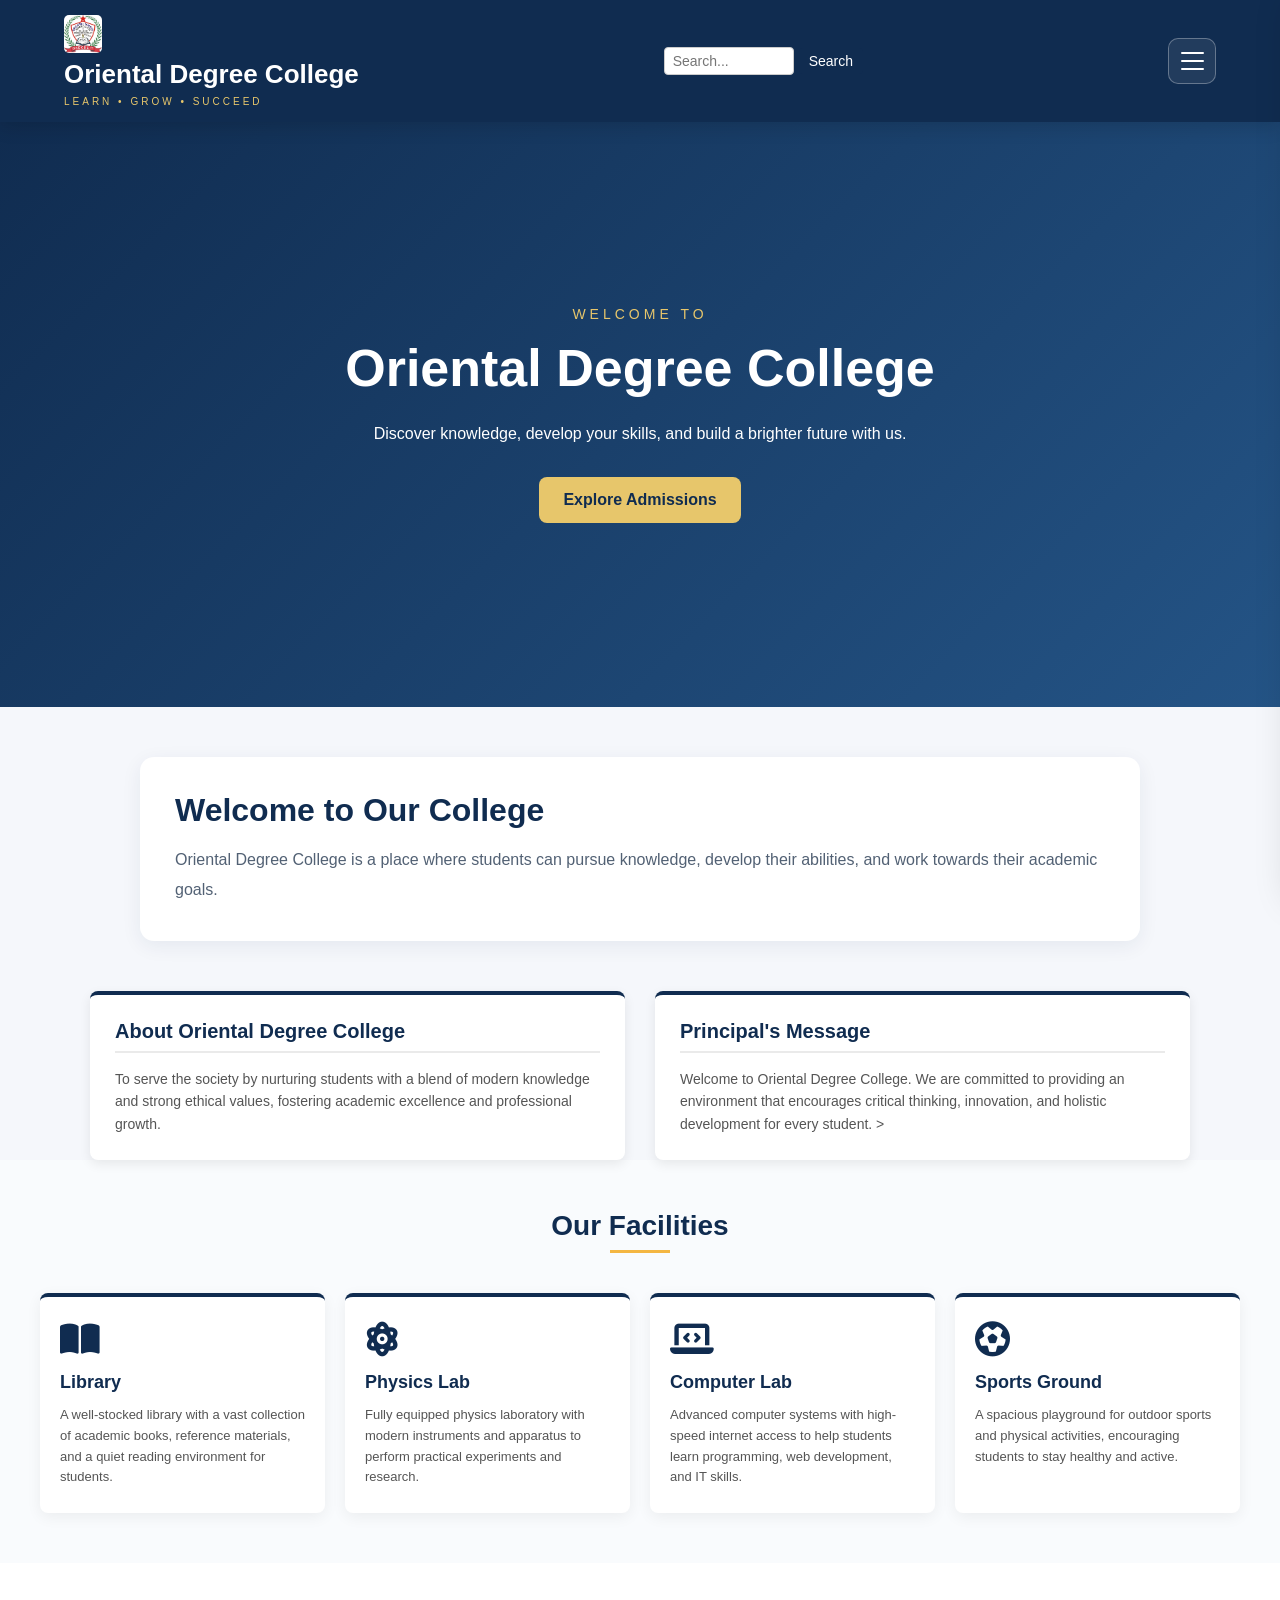
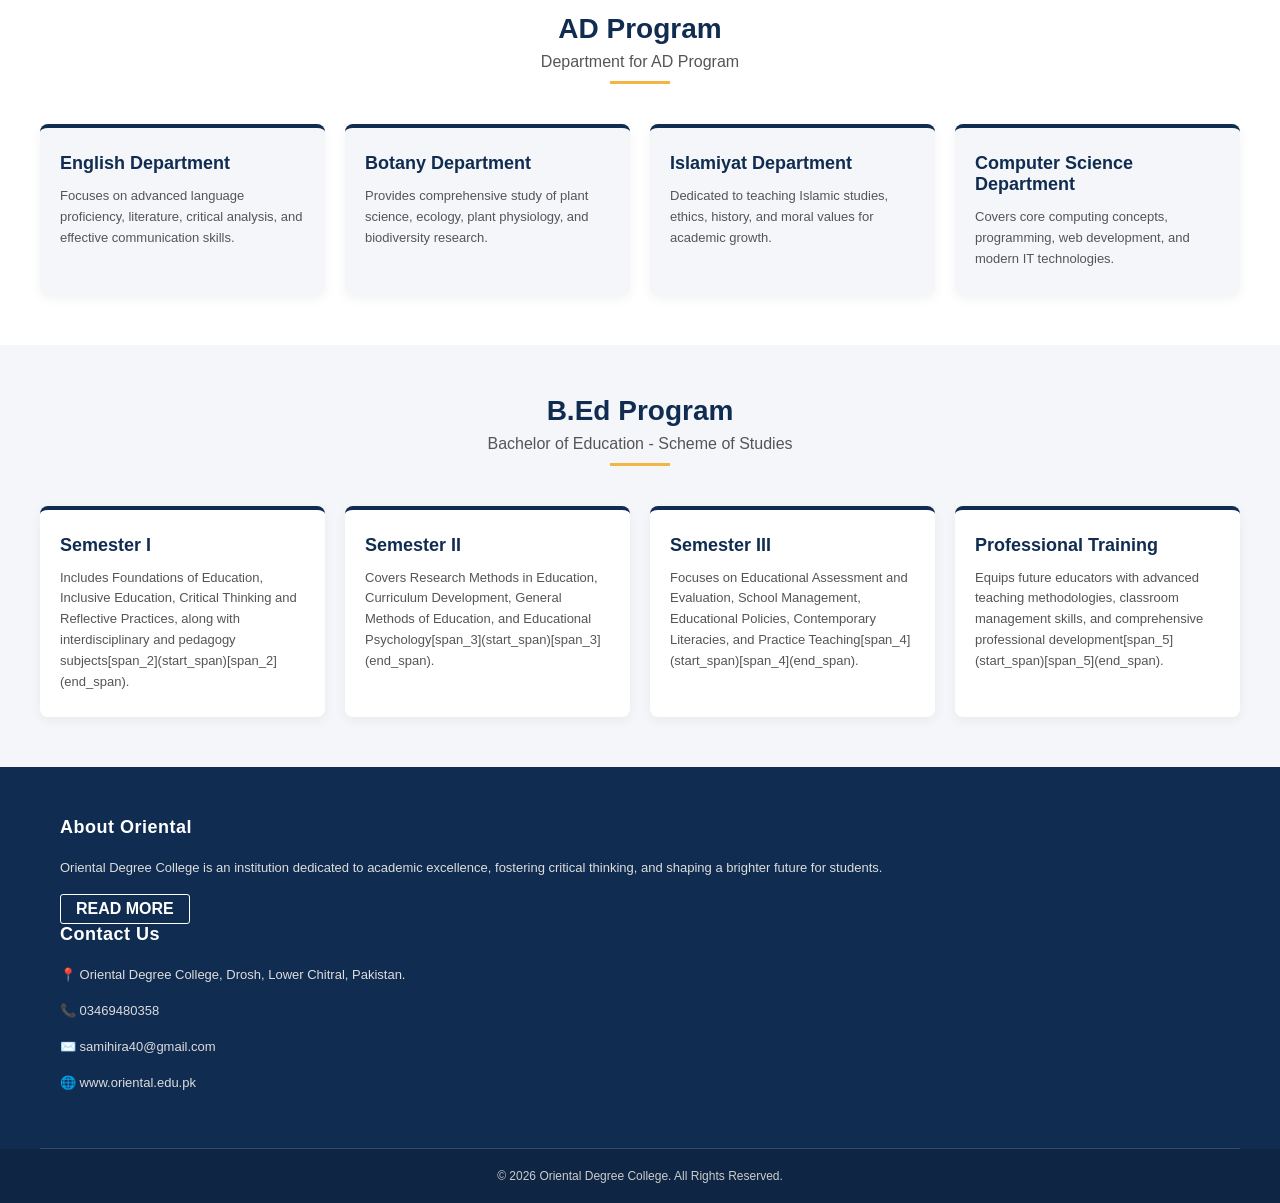
<file: Templates/index.html>
<!DOCTYPE html>
<html lang="en">

<head>
  <meta charset="UTF-8">
  <meta name="viewport" content="width=device-width, initial-scale=1.0">

  <title>Oriental Degree College</title>

  <link rel="stylesheet" href="style.css">
  <script src="script.js" defer></script>
  <link rel="stylesheet" href="https://cdnjs.cloudflare.com/ajax/libs/font-awesome/6.4.0/css/all.min.css">

</head>

<body>

<a href="about.html"></a>
<a href="courses.html"></a>
<a href="admissions.html"></a>
<a href="faculty.html"></a>
<a href="results.html"></a>
<a href="gallery.html"></a>
<a href="contact.html"></a>


  <!-- Top Navigation Bar -->
  <header class="navbar">
    <a href="index.html" class="logo">
      <img src="college picture.jpg" alt="Logo"
        style="width: 38px; height: 38px; margin-right: 8px;border-radius: 5px;">
      <span class="logo-title">Oriental Degree College</span>
      <span class="logo-subtitle">LEARN • GROW • SUCCEED</span>
    </a>

    <!-- Search Bar HTML -->
    
    <form id="search-form" style="display: inline-flex; align-items: center; gap: 5px; max-width: 100%;">
  <input type="text" id="search-input" placeholder="Search..." style="padding: 5px 8px; border-radius: 4px; border: 1px solid #ccc; width: 130px; font-size: 14px;">
  <button type="submit" style="padding: 5px 10px; background: #102c50; color: #fff; border: none; border-radius: 4px; cursor: pointer; font-size: 14px;">Search</button>
</form>
    <!-- Three-line menu button -->
    <button class="menu-toggle" id="menuToggle" type="button" aria-label="Open menu" aria-controls="sideMenu"
      aria-expanded="false">

      <span></span>
      <span></span>
      <span></span>
    </button>

  </header>

  <!-- Background overlay -->
  <div class="overlay" id="overlay"></div>

  <!-- Side Menu -->
  <nav class="side-menu" id="sideMenu" aria-label="Main navigation" aria-hidden="true" inert>
    <div class="menu-header">
      <h2>Welcome!</h2>
      <p>ORIENTAL DEGREE COLLEGE</p>
    </div>

    <a href="index.html"><span>⌂</span> Home</a>
    <a href="about.html"><span>✦</span> About Us</a>
    <a href="courses.html"><span>▤</span> Our Courses</a>
    <a href="admissions.html"><span>🎓</span> Admissions</a>
    <a href="faculty.html"><span>♙</span> Our Faculty</a>
    <a href="results.html"><span>✓</span> Results</a>
    <a href="gallery.html"><span>▧</span> Gallery</a>
    <a href="contact.html"><span>✉</span> Contact Us</a>

    <div class="menu-footer">
      Quality Education, Bright Future.
    </div>
  </nav>

  <!-- Main Website Content -->
  <main>
    <section class="hero">
      <p class="welcome-text">WELCOME TO</p>

      <h1>Oriental Degree College</h1>

      <p class="hero-description">
        Discover knowledge, develop your skills,
        and build a brighter future with us.
      </p>

      <a href="admissions.html" class="hero-button">
        Explore Admissions
      </a>
    </section>


    <section class="about-section">
      <h2>Welcome to Our College</h2>

      <p>
        Oriental Degree College is a place where students
        can pursue knowledge, develop their abilities,
        and work towards their academic goals.
      </p>
    </section>
  </main>
  </main>
  


  <!-- College Info Cards Section -->
  <section class="college-info-section">
    <div class="info-container">

      <!-- Pehla Dabba: About College -->
      <div class="info-card">
        <h2>About Oriental Degree College</h2>
        <p>To serve the society by nurturing students with a blend of modern knowledge and strong ethical values,
          fostering academic excellence and professional growth.</p>
      </div>

      <!-- Doosra Dabba: Principal's Message -->
      <div class="info-card">
        <h2>Principal's Message</h2>
        <p>Welcome to Oriental Degree College. We are committed to providing an environment that encourages critical
          thinking, innovation, and holistic development for every student. ></p>
      </div>

    </div>
  </section>

  <!-- Our Facilities Section -->
  <section class="facilities-section">
    <div class="facilities-main-container">

      <!-- Section Heading -->
      <h2 class="facilities-title">Our Facilities</h2>

      <!-- 4 Boxes Container -->
      <div class="facilities-grid">

        <!-- Box 1: Library -->
         <!-- Box 1: Library -->

<!-- Box 1: Library -->
<a href="library.jpeg" target="_blank" class="facility-card" style="text-decoration: none; color: inherit; display: block;">
  <i class="fa-solid fa-book-open facility-icon"></i>
  <h3>Library</h3>
  <p>A well-stocked library with a vast collection of academic books, reference materials, and a quiet reading environment for students.</p>
</a>
        <!-- Box 2: Physics Lab -->
<a href="physics-lab.jpeg" target="_blank" class="facility-card" style="text-decoration: none; color: inherit; display: block;">
  <i class="fa-solid fa-atom facility-icon"></i>
  <h3>Physics Lab</h3>
  <p>Fully equipped physics laboratory with modern instruments and apparatus to perform practical experiments and research.</p>
</a>

       <!-- Box 3: Computer Lab -->
<a href="computer-lab.jpeg" target="_blank" class="facility-card" style="text-decoration: none; color: inherit; display: block;">
  <i class="fa-solid fa-laptop-code facility-icon"></i>
  <h3>Computer Lab</h3>
  <p>Advanced computer systems with high-speed internet access to help students learn programming, web development, and IT skills.</p>
</a>

    <!-- Box 4: Sports Ground -->
<a href="play-ground.jpeg" target="_blank" class="facility-card" style="text-decoration: none; color: inherit; display: block;">
  <i class="fa-solid fa-futbol facility-icon"></i>
  <h3>Sports Ground</h3>
  <p>A spacious playground for outdoor sports and physical activities, encouraging students to stay healthy and active.</p>
</a>
      </div>
    </div>
  </section>
  <!-- AD Programs Section -->
  <section class="ad-programs-section">
    <div class="ad-main-container">

      <!-- Main Center Heading -->
      <h2 class="ad-main-title">AD Program</h2>
      <p class="ad-subtitle">Department for AD Program</p>

      <!-- 4 Department Boxes Grid -->
      <div class="ad-grid">

        <!-- Box 1: English Department -->
        <div class="ad-card">
          <h3>English Department</h3>
          <p>Focuses on advanced language proficiency, literature, critical analysis, and effective communication
            skills.</p>
        </div>

        <!-- Box 2: Botany Department -->
        <div class="ad-card">
          <h3>Botany Department</h3>
          <p>Provides comprehensive study of plant science, ecology, plant physiology, and biodiversity research.</p>
        </div>

        <!-- Box 3: Islamiyat Department -->
        <div class="ad-card">
          <h3>Islamiyat Department</h3>
          <p>Dedicated to teaching Islamic studies, ethics, history, and moral values for academic growth.</p>
        </div>

        <!-- Box 4: Computer Science Department -->
        <div class="ad-card">
          <h3>Computer Science Department</h3>
          <p>Covers core computing concepts, programming, web development, and modern IT technologies.</p>
        </div>

      </div>
    </div>
  </section>
  <!-- B.Ed Program Section -->
  <section class="bed-programs-section">
    <div class="bed-main-container">

      <!-- Main Center Heading -->
      <h2 class="bed-main-title">B.Ed Program</h2>
      <p class="bed-subtitle">Bachelor of Education - Scheme of Studies</p>

      <!-- 4 Boxes Grid Layout -->
      <div class="bed-grid">

        <!-- Box 1: Semester I -->
        <div class="bed-card">
          <h3>Semester I</h3>
          <p>Includes Foundations of Education, Inclusive Education, Critical Thinking and Reflective Practices, along
            with interdisciplinary and pedagogy subjects[span_2](start_span)[span_2](end_span).</p>
        </div>

        <!-- Box 2: Semester II -->
        <div class="bed-card">
          <h3>Semester II</h3>
          <p>Covers Research Methods in Education, Curriculum Development, General Methods of Education, and Educational
            Psychology[span_3](start_span)[span_3](end_span).</p>
        </div>

        <!-- Box 3: Semester III -->
        <div class="bed-card">
          <h3>Semester III</h3>
          <p>Focuses on Educational Assessment and Evaluation, School Management, Educational Policies, Contemporary
            Literacies, and Practice Teaching[span_4](start_span)[span_4](end_span).</p>
        </div>

        <!-- Box 4: Professional Training -->
        <div class="bed-card">
          <h3>Professional Training</h3>
          <p>Equips future educators with advanced teaching methodologies, classroom management skills, and
            comprehensive professional development[span_5](start_span)[span_5](end_span).</p>
        </div>

      </div>
    </div>
  </section>

  <!-- Multi-Column Professional Footer -->
  <footer class="footer">
    <div class="footer-container">

      <!-- Column 1: About College -->
      <div class="footer-col">
        <h3>About Oriental</h3>
        <p>Oriental Degree College is an institution dedicated to academic excellence, fostering critical thinking, and
          shaping a brighter future for students.</p> 
<a href="about.html" style="display: inline-block; padding: 5px 15px; border: 1px solid #fff; color: #fff; text-decoration: none; border-radius: 3px; font-weight: bold;">READ MORE</a>
        

        <!-- Column 4: Contact Us -->
        <div class="footer-col">
          <h3>Contact Us</h3>
          <p class="contact-info">📍 Oriental Degree College, Drosh, Lower Chitral, Pakistan.</p>
          <p class="contact-info">📞 03469480358</p>
          <p class="contact-info">✉️ samihira40@gmail.com</p>
          <p class="contact-info">🌐 www.oriental.edu.pk</p>
        </div>
       
        </div>
      </div>


    </div>


    <!-- Bottom Copyright Bar -->
    <div class="footer-bottom">
      <p>&copy; 2026 Oriental Degree College. All Rights Reserved.</p>
    </div>
  </footer>


</body>

</html>
</file>
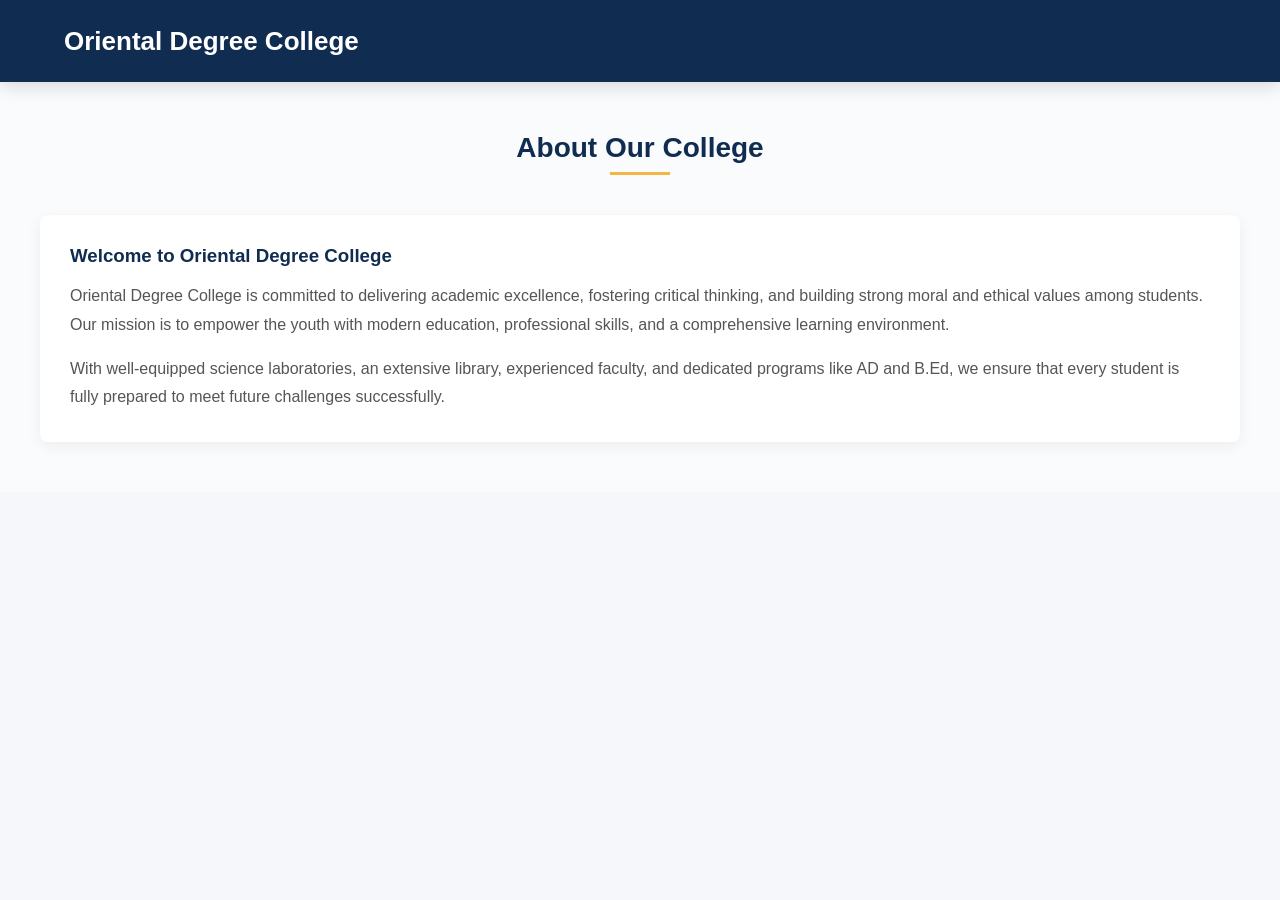
<file: Templates/about.html>
<!DOCTYPE html>
<html lang="en">
<head>
  <meta charset="UTF-8">
  <meta name="viewport" content="width=device-width, initial-scale=1.0">
  <title>About Us - Oriental Degree College</title>
  <link rel="stylesheet" href="style.css">
</head>
<body>

  <!-- Header / Navbar -->
  <header class="navbar">
    <a href="index.html" class="logo">
      <span class="logo-title">Oriental Degree College</span>
    </a>
  </header>

  <!-- About Us Content Section -->
  <section class="facilities-section">
    <div class="facilities-main-container">
      <h2 class="facilities-title">About Our College</h2>
      <div style="background: #fff; padding: 30px; border-radius: 8px; box-shadow: 0 4px 15px rgba(0,0,0,0.06); margin-top: 20px;">
        <h3 style="color: #102c50; margin-bottom: 15px;">Welcome to Oriental Degree College</h3>
        <p style="color: #555; line-height: 1.8; margin-bottom: 15px;">
          Oriental Degree College is committed to delivering academic excellence, fostering critical thinking, and building strong moral and ethical values among students. Our mission is to empower the youth with modern education, professional skills, and a comprehensive learning environment.
        </p>
        <p style="color: #555; line-height: 1.8;">
          With well-equipped science laboratories, an extensive library, experienced faculty, and dedicated programs like AD and B.Ed, we ensure that every student is fully prepared to meet future challenges successfully.
        </p>
      </div>
    </div>
  </section>

</body>
</html>
</file>
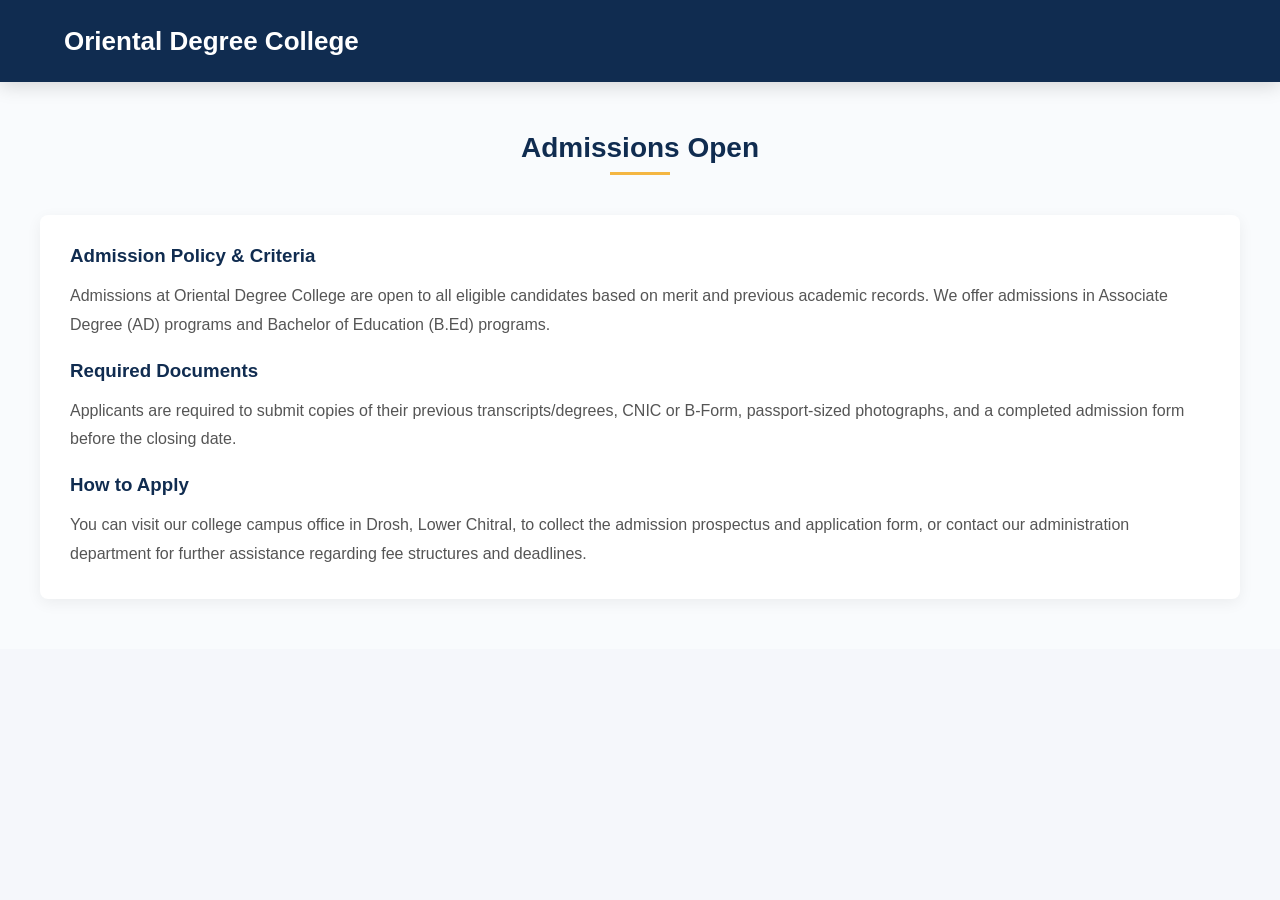
<file: Templates/admissions.html>
<!DOCTYPE html>
<html lang="en">
<head>
  <meta charset="UTF-8">
  <meta name="viewport" content="width=device-width, initial-scale=1.0">
  <title>Admissions - Oriental Degree College</title>
  <link rel="stylesheet" href="style.css">
</head>
<body>

  <!-- Header / Navbar -->
  <header class="navbar">
    <a href="index.html" class="logo">
      <span class="logo-title">Oriental Degree College</span>
    </a>
  </header>

  <!-- Admissions Content Section -->
  <section class="facilities-section">
    <div class="facilities-main-container">
      <h2 class="facilities-title">Admissions Open</h2>
      
      <div style="background: #fff; padding: 30px; border-radius: 8px; box-shadow: 0 4px 15px rgba(0,0,0,0.06); margin-top: 20px;">
        <h3 style="color: #102c50; margin-bottom: 15px;">Admission Policy & Criteria</h3>
        <p style="color: #555; line-height: 1.8; margin-bottom: 20px;">
          Admissions at Oriental Degree College are open to all eligible candidates based on merit and previous academic records. We offer admissions in Associate Degree (AD) programs and Bachelor of Education (B.Ed) programs.
        </p>

        <h3 style="color: #102c50; margin-bottom: 15px;">Required Documents</h3>
        <p style="color: #555; line-height: 1.8; margin-bottom: 20px;">
          Applicants are required to submit copies of their previous transcripts/degrees, CNIC or B-Form, passport-sized photographs, and a completed admission form before the closing date.
        </p>

        <h3 style="color: #102c50; margin-bottom: 15px;">How to Apply</h3>
        <p style="color: #555; line-height: 1.8;">
          You can visit our college campus office in Drosh, Lower Chitral, to collect the admission prospectus and application form, or contact our administration department for further assistance regarding fee structures and deadlines.
        </p>
      </div>
    </div>
  </section>

</body>
</html>
</file>
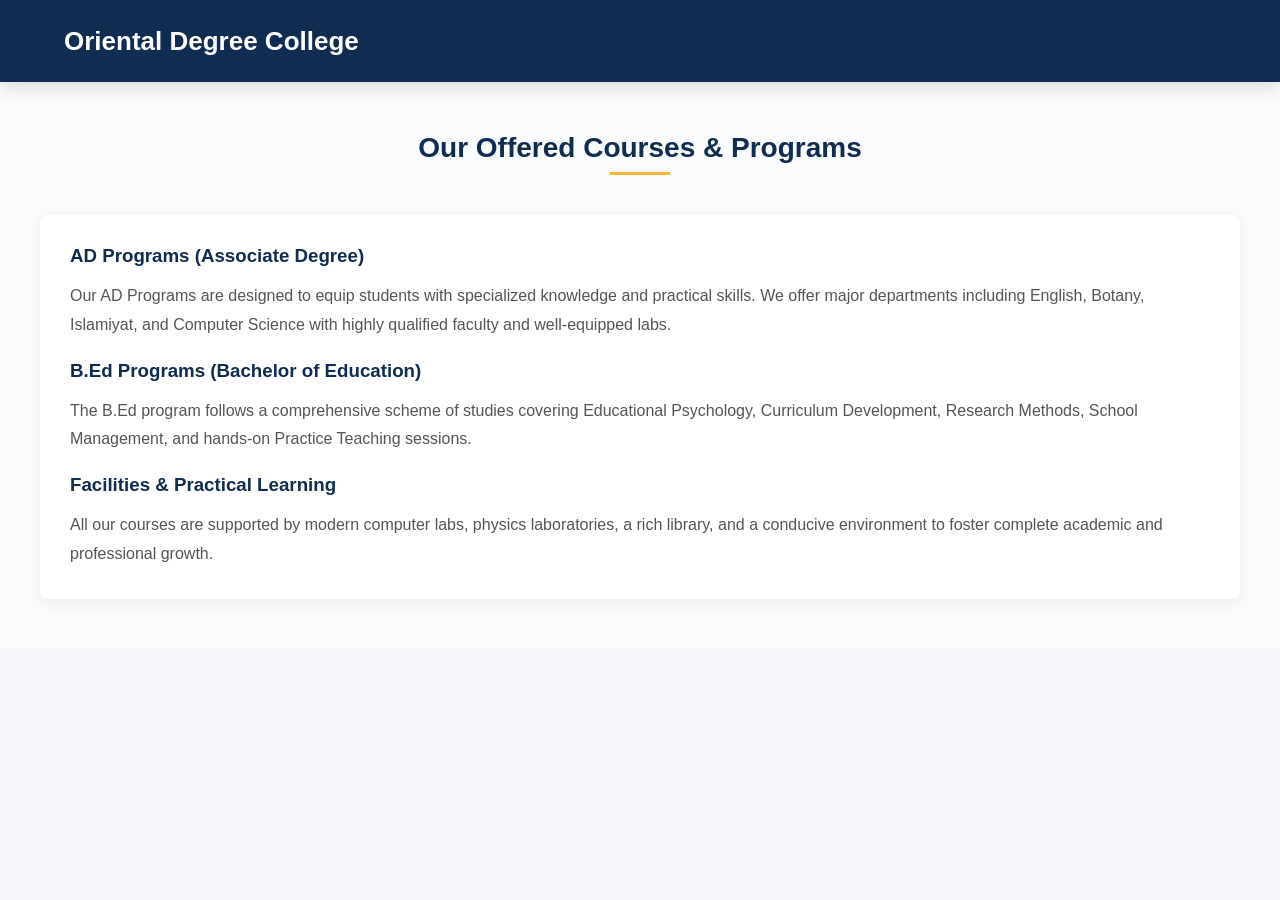
<file: Templates/courses.html>
<!DOCTYPE html>
<html lang="en">
<head>
  <meta charset="UTF-8">
  <meta name="viewport" content="width=device-width, initial-scale=1.0">
  <title>Our Courses - Oriental Degree College</title>
  <link rel="stylesheet" href="style.css">
</head>
<body>

  <!-- Header / Navbar -->
  <header class="navbar">
    <a href="index.html" class="logo">
      <span class="logo-title">Oriental Degree College</span>
    </a>
  </header>

  <!-- Courses Content Section -->
  <section class="facilities-section">
    <div class="facilities-main-container">
      <h2 class="facilities-title">Our Offered Courses & Programs</h2>
      
      <div style="background: #fff; padding: 30px; border-radius: 8px; box-shadow: 0 4px 15px rgba(0,0,0,0.06); margin-top: 20px;">
        <h3 style="color: #102c50; margin-bottom: 15px;">AD Programs (Associate Degree)</h3>
        <p style="color: #555; line-height: 1.8; margin-bottom: 20px;">
          Our AD Programs are designed to equip students with specialized knowledge and practical skills. We offer major departments including English, Botany, Islamiyat, and Computer Science with highly qualified faculty and well-equipped labs.
        </p>

        <h3 style="color: #102c50; margin-bottom: 15px;">B.Ed Programs (Bachelor of Education)</h3>
        <p style="color: #555; line-height: 1.8; margin-bottom: 20px;">
          The B.Ed program follows a comprehensive scheme of studies covering Educational Psychology, Curriculum Development, Research Methods, School Management, and hands-on Practice Teaching sessions.
        </p>

        <h3 style="color: #102c50; margin-bottom: 15px;">Facilities & Practical Learning</h3>
        <p style="color: #555; line-height: 1.8;">
          All our courses are supported by modern computer labs, physics laboratories, a rich library, and a conducive environment to foster complete academic and professional growth.
        </p>
      </div>
    </div>
  </section>

</body>
</html>
</file>
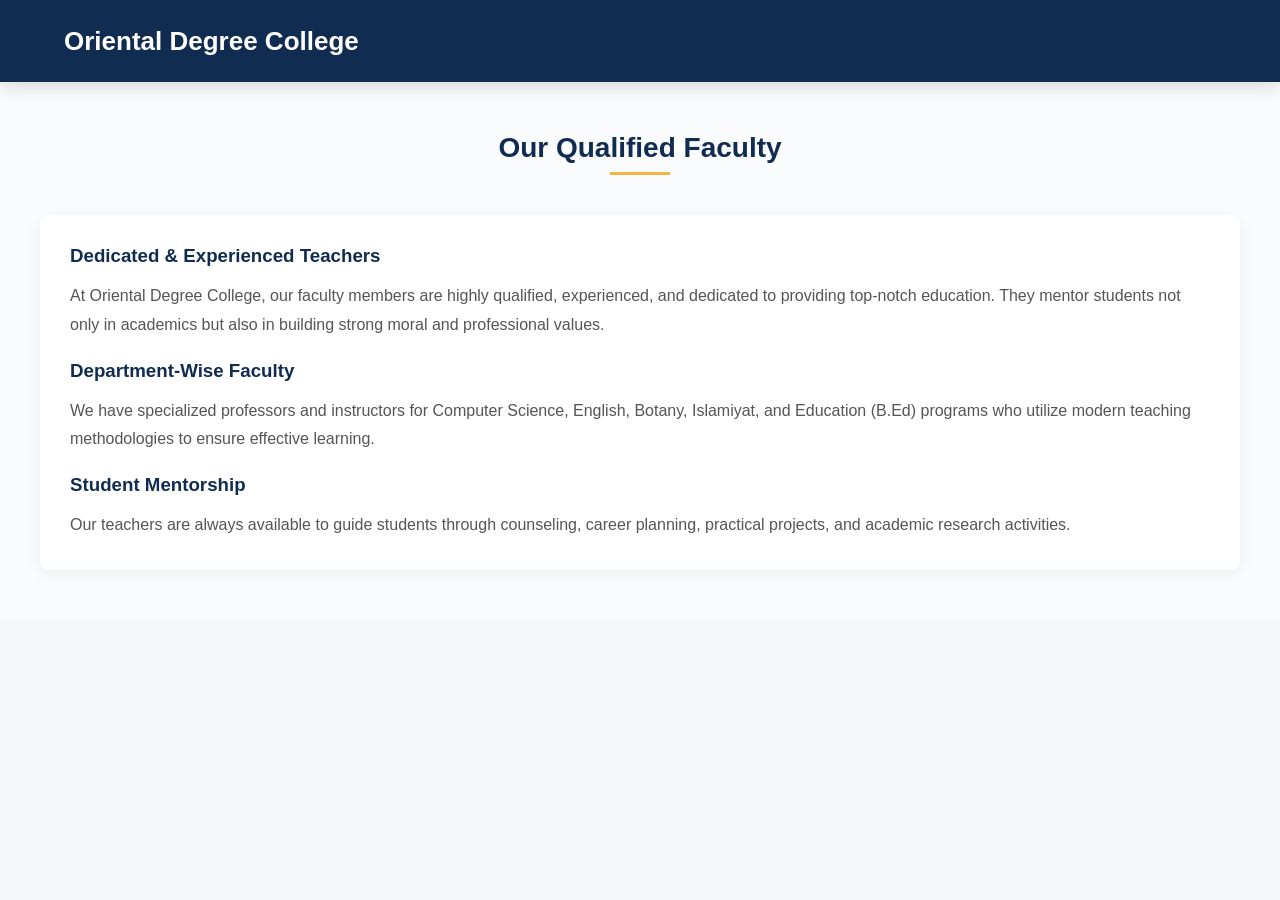
<file: Templates/faculty.html>
<!DOCTYPE html>
<html lang="en">
<head>
  <meta charset="UTF-8">
  <meta name="viewport" content="width=device-width, initial-scale=1.0">
  <title>Our Faculty - Oriental Degree College</title>
  <link rel="stylesheet" href="style.css">
  <a href="Our Faculty"></a>
</head>
<body>

  <!-- Header / Navbar -->
  <header class="navbar">
    <a href="index.html" class="logo">
      <span class="logo-title">Oriental Degree College</span>
    </a>
  </header>

  <!-- Faculty Content Section -->
  <section class="facilities-section">
    <div class="facilities-main-container">
      <h2 class="facilities-title">Our Qualified Faculty</h2>
      
      <div style="background: #fff; padding: 30px; border-radius: 8px; box-shadow: 0 4px 15px rgba(0,0,0,0.06); margin-top: 20px;">
        <h3 style="color: #102c50; margin-bottom: 15px;">Dedicated & Experienced Teachers</h3>
        <p style="color: #555; line-height: 1.8; margin-bottom: 20px;">
          At Oriental Degree College, our faculty members are highly qualified, experienced, and dedicated to providing top-notch education. They mentor students not only in academics but also in building strong moral and professional values.
        </p>

        <h3 style="color: #102c50; margin-bottom: 15px;">Department-Wise Faculty</h3>
        <p style="color: #555; line-height: 1.8; margin-bottom: 20px;">
          We have specialized professors and instructors for Computer Science, English, Botany, Islamiyat, and Education (B.Ed) programs who utilize modern teaching methodologies to ensure effective learning.
        </p>

        <h3 style="color: #102c50; margin-bottom: 15px;">Student Mentorship</h3>
        <p style="color: #555; line-height: 1.8;">
          Our teachers are always available to guide students through counseling, career planning, practical projects, and academic research activities.
        </p>
      </div>
    </div>
  </section>

</body>
</html>
</file>
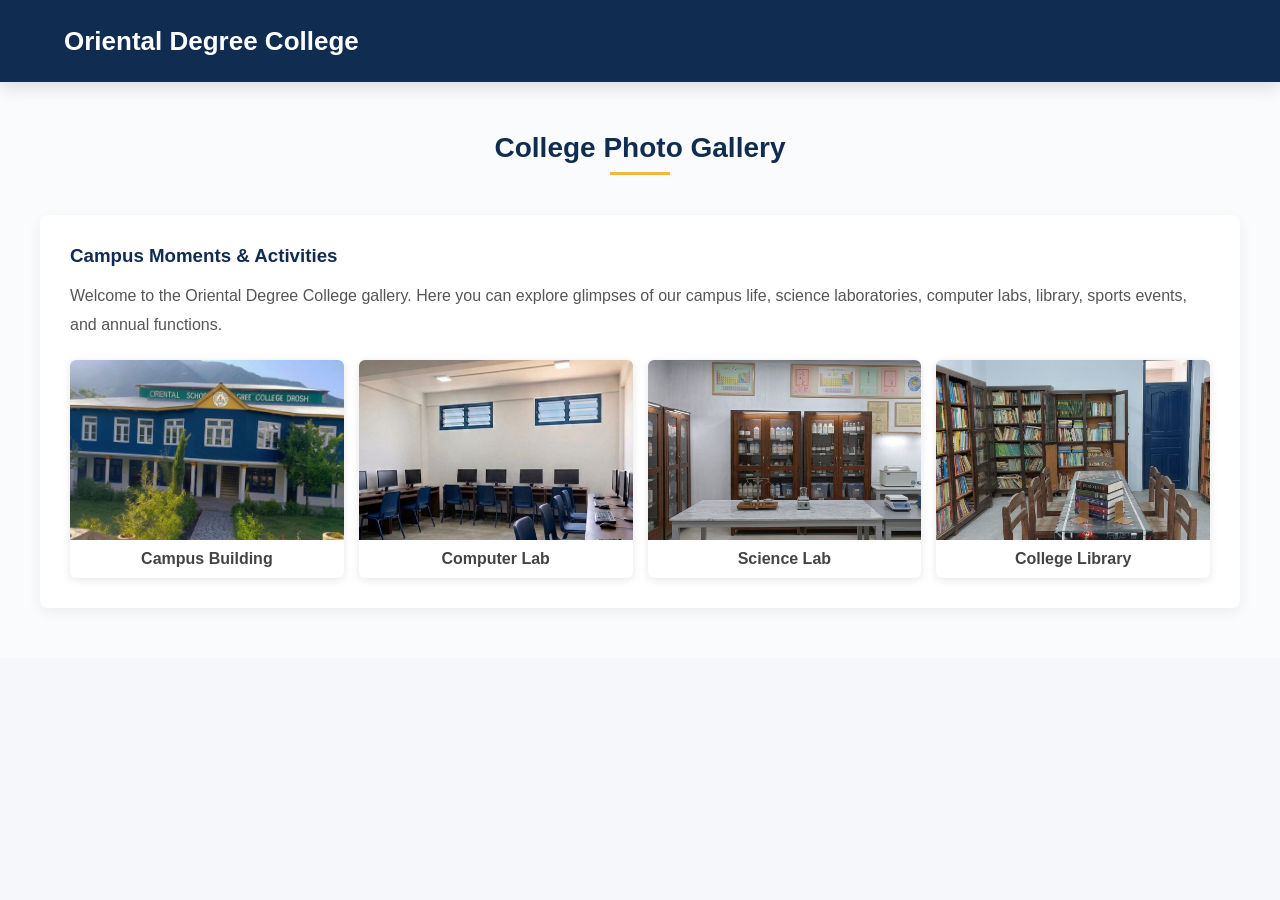
<file: Templates/gallery.html>
<!DOCTYPE html>
<html lang="en">
<head>
  <meta charset="UTF-8">
  <meta name="viewport" content="width=device-width, initial-scale=1.0">
  <title>Gallery - Oriental Degree College</title>
  <link rel="stylesheet" href="style.css">
</head>
<body>

  <!-- Header / Navbar -->
  <header class="navbar">
    <a href="index.html" class="logo">
      <span class="logo-title">Oriental Degree College</span>
    </a>
  </header>

  <!-- Gallery Content Section -->
  <section class="facilities-section">
    <div class="facilities-main-container">
      <h2 class="facilities-title">College Photo Gallery</h2>
      
      <div style="background: #fff; padding: 30px; border-radius: 8px; box-shadow: 0 4px 15px rgba(0,0,0,0.06); margin-top: 20px;">
        <h3 style="color: #102c50; margin-bottom: 15px;">Campus Moments & Activities</h3>
        <p style="color: #555; line-height: 1.8; margin-bottom: 20px;">
          Welcome to the Oriental Degree College gallery. Here you can explore glimpses of our campus life, science laboratories, computer labs, library, sports events, and annual functions.
        </p>

        <!-- Gallery Grid with Real Pictures -->
<div style="display: grid; grid-template-columns: repeat(auto-fit, minmax(250px, 1fr)); gap: 15px; margin-top: 20px;">
  
  <!-- 1. Campus Building -->
  <div style="background: #fff; border-radius: 6px; overflow: hidden; box-shadow: 0 2px 8px rgba(0,0,0,0.1);">
    
 <a href="campus.jpeg" target="_blank">
      <img src="campus.jpeg" alt="Campus Building" style="width: 100%; height: 180px; object-fit: cover; display: block;">
    </a>
    
    <div style="padding: 10px; text-align: center; color: #444; font-weight: bold;">Campus Building</div>
  </div>

  <!-- 2. Computer Lab -->
  <div style="background: #fff; border-radius: 6px; overflow: hidden; box-shadow: 0 2px 8px rgba(0,0,0,0.1);">
    <a href="computer-lab.jpeg" target="_blank">
      <img src="computer-lab.jpeg" alt="Computer Lab" style="width: 100%; height: 180px; object-fit: cover; display: block;">
    </a>
    <div style="padding: 10px; text-align: center; color: #444; font-weight: bold;">Computer Lab</div>
  </div>

  <!-- 3. Science Lab -->
  <div style="background: #fff; border-radius: 6px; overflow: hidden; box-shadow: 0 2px 8px rgba(0,0,0,0.1);">
    <a href="physics-lab.jpeg" target="_blank">
      <img src="physics-lab.jpeg" alt="Science Lab" style="width: 100%; height: 180px; object-fit: cover; display: block;">
    </a>
    <div style="padding: 10px; text-align: center; color: #444; font-weight: bold;">Science Lab</div>
  </div>

  <!-- 4. College Library -->
  <div style="background: #fff; border-radius: 6px; overflow: hidden; box-shadow: 0 2px 8px rgba(0,0,0,0.1);">
    <a href="library.jpeg" target="_blank">
      <img src="library.jpeg" alt="College Library" style="width: 100%; height: 180px; object-fit: cover; display: block;">
    </a>
    <div style="padding: 10px; text-align: center; color: #444; font-weight: bold;">College Library</div>
  </div>

</div>

        <a\>
      </div>
    </div>
  </section>

</body>
</html>
</file>
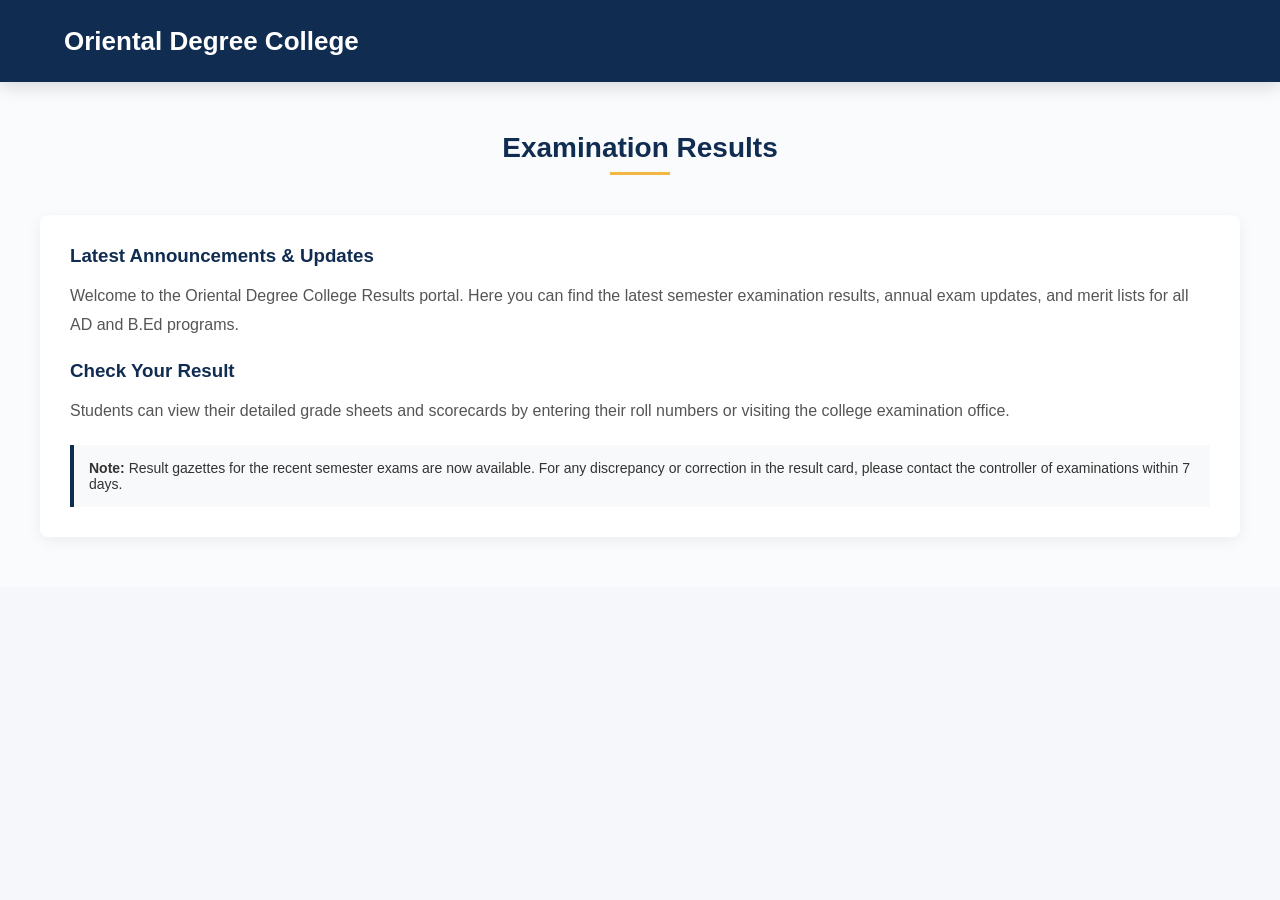
<file: Templates/results.html>
<!DOCTYPE html>
<html lang="en">
<head>
  <meta charset="UTF-8">
  <meta name="viewport" content="width=device-width, initial-scale=1.0">
  <title>Results - Oriental Degree College</title>
  <link rel="stylesheet" href="style.css">
</head>
<body>

  <!-- Header / Navbar -->
  <header class="navbar">
    <a href="index.html" class="logo">
      <span class="logo-title">Oriental Degree College</span>
    </a>
  </header>

  <!-- Results Content Section -->
  <section class="facilities-section">
    <div class="facilities-main-container">
      <h2 class="facilities-title">Examination Results</h2>
      
      <div style="background: #fff; padding: 30px; border-radius: 8px; box-shadow: 0 4px 15px rgba(0,0,0,0.06); margin-top: 20px;">
        <h3 style="color: #102c50; margin-bottom: 15px;">Latest Announcements & Updates</h3>
        <p style="color: #555; line-height: 1.8; margin-bottom: 20px;">
          Welcome to the Oriental Degree College Results portal. Here you can find the latest semester examination results, annual exam updates, and merit lists for all AD and B.Ed programs.
        </p>

        <h3 style="color: #102c50; margin-bottom: 15px;">Check Your Result</h3>
        <p style="color: #555; line-height: 1.8; margin-bottom: 20px;">
          Students can view their detailed grade sheets and scorecards by entering their roll numbers or visiting the college examination office.
        </p>

        <div style="background: #f8f9fa; padding: 15px; border-left: 4px solid #102c50; margin-top: 15px;">
          <p style="color: #333; margin: 0; font-size: 14px;">
            <strong>Note:</strong> Result gazettes for the recent semester exams are now available. For any discrepancy or correction in the result card, please contact the controller of examinations within 7 days.
          </p>
        </div>
      </div>
    </div>
  </section>

</body>
</html>
</file>
<file: Templates/style.css>
/* ===== General Settings ===== */
* {
  margin: 0;
  padding: 0;
  box-sizing: border-box;
}

html {
  scroll-behavior: smooth;
}

body {
  font-family: Arial, Helvetica, sans-serif;
  background: #f5f7fb;
  color: #1b2c45;
  min-width: 320px;
}

body.menu-open {
  overflow: hidden;
}

img,
video,
iframe {
  max-width: 100%;
}

img,
video {
  height: auto;
}

/* ===== Top Navbar ===== */
.navbar {
  width: 100%;
  min-height: 82px;
  padding: 15px 5%;
  display: flex;
  align-items: center;
  justify-content: space-between;
  gap: 20px;
  background: #102c50;
  box-shadow: 0 4px 18px rgba(0, 0, 0, 0.15);
  position: sticky;
  top: 0;
  z-index: 1000;
}
/* Search Bar Container inside Menu */
.nav-search-container {
  display: inline-flex;
  align-items: center;
  background: rgba(255, 255, 255, 0.15);
  border-radius: 20px;
  padding: 2px 8px;
  margin-left: auto; 
  margin-right: 15px; 
  max-width: 180px;
  transition: all 0.3s ease;
}

.nav-search-container input {
  border: none;
  background: transparent;
  outline: none;
  color: #fff;
  font-size: 13px;
  padding: 4px;
  width: 110px;
}

.nav-search-container input::placeholder {
  color: #ddd;
}

.nav-search-container button {
  background: transparent;
  border: none;
  cursor: pointer;
  font-size: 12px;
  padding: 2px;
}

.logo {
  display: flex;
  flex-direction: column;
  gap: 6px;
  text-decoration: none;
  min-width: 0;
}

.logo-title {
  color: #ffffff;
  font-size: clamp(17px, 2.5vw, 26px);
  font-weight: bold;
}

.logo-subtitle {
  color: #e7c66b;
  font-size: 10px;
  letter-spacing: 3px;
}

/* ===== Hamburger Button ===== */
.menu-toggle {
  width: 48px;
  height: 46px;
  flex-shrink: 0;
  display: flex;
  flex-direction: column;
  justify-content: center;
  align-items: center;
  gap: 6px;
  background: rgba(255, 255, 255, 0.08);
  border: 1px solid rgba(255, 255, 255, 0.3);
  border-radius: 10px;
  cursor: pointer;
  transition: background 0.3s;
}

.menu-toggle:hover {
  background: #d4af37;
}

.menu-toggle span {
  width: 23px;
  height: 2px;
  background: #ffffff;
  border-radius: 5px;
  transition: transform 0.3s, opacity 0.3s;
}

.menu-toggle:hover span {
  background: #102c50;
}

/* Turn 3 lines into X */
.menu-toggle.active span:nth-child(1) {
  transform: translateY(8px) rotate(45deg);
}

.menu-toggle.active span:nth-child(2) {
  opacity: 0;
}

.menu-toggle.active span:nth-child(3) {
  transform: translateY(-8px) rotate(-45deg);
}

/* ===== Dark Overlay ===== */
.overlay {
  position: fixed;
  inset: 0;
  background: rgba(5, 18, 35, 0.6);
  opacity: 0;
  visibility: hidden;
  transition: opacity 0.3s, visibility 0.3s;
  z-index: 1001;
}

.overlay.active {
  opacity: 1;
  visibility: visible;
}

/* ===== Side Menu ===== */
.side-menu {
  position: fixed;
  top: 0;
  right: 0;
  width: min(350px, 88vw);
  height: 100vh;
  height: 100dvh;
  padding: 30px 22px;
  overflow-y: auto;
  background: #ffffff;
  box-shadow: -8px 0 35px rgba(0, 0, 0, 0.15);
  transform: translateX(105%);
  transition: transform 0.35s ease;
  z-index: 1002;
}

.side-menu.active {
  transform: translateX(0);
}

.menu-header {
  padding: 12px 10px 22px;
  margin-bottom: 22px;
  border-bottom: 2px solid #d4af37;
}

.menu-header h2 {
  font-size: 24px;
  color: #102c50;
}

.menu-header p {
  margin-top: 8px;
  color: #9a7820;
  font-size: 10px;
  letter-spacing: 1.5px;
}

/* Menu Links */
.side-menu a {
  display: flex;
  align-items: center;
  gap: 14px;
  padding: 14px 12px;
  margin-bottom: 7px;
  color: #263b58;
  text-decoration: none;
  font-size: 16px;
  font-weight: 600;
  border-radius: 9px;
  transition: background 0.25s, color 0.25s;
}

.side-menu a span {
  width: 25px;
  text-align: center;
  font-size: 20px;
}

.side-menu a:hover,
.side-menu a:focus-visible {
  background: #102c50;
  color: #ffffff;
  outline: none;
}

.menu-footer {
  margin-top: 25px;
  padding: 17px 10px;
  text-align: center;
  background: #f1f4f8;
  border-radius: 9px;
  color: #66758a;
  font-size: 13px;
}

/* ===== Homepage Hero ===== */
.hero {
  min-height: 65vh;
  padding: 70px 20px;
  display: flex;
  flex-direction: column;
  justify-content: center;
  align-items: center;
  text-align: center;
  color: #ffffff;
  background: linear-gradient(135deg, #102c50, #245486);
}

.welcome-text {
  color: #e7c66b;
  font-size: 14px;
  letter-spacing: 4px;
  margin-bottom: 15px;
}

.hero h1 {
  max-width: 900px;
  font-size: clamp(30px, 5vw, 52px);
  line-height: 1.2;
  margin-bottom: 20px;
}

.hero-description {
  max-width: 620px;
  font-size: 16px;
  line-height: 1.8;
}

.hero-button {
  display: inline-block;
  margin-top: 28px;
  padding: 14px 24px;
  border-radius: 8px;
  background: #e7c66b;
  color: #102c50;
  text-decoration: none;
  font-weight: bold;
  transition: background 0.3s;
}

.hero-button:hover {
  background: #ffffff;
}


/* ===== About Section ===== */
.about-section {
  width: min(100% - 40px, 1000px);
  margin: 50px auto;
  padding: 35px;
  background: #ffffff;
  border-radius: 14px;
  box-shadow: 0 5px 20px rgba(16, 44, 80, 0.07);
}

.about-section h2 {
  margin-bottom: 16px;
  color: #102c50;
  font-size: clamp(23px, 3vw, 32px);
}

.about-section p {
  line-height: 1.9;
  color: #526174;
}



/* ===== Responsive Settings ===== */
@media (max-width: 600px) {
  .navbar {
    min-height: 72px;
    padding: 12px 4%;
  }

  .logo-title {
    font-size: 17px;
  }

  .logo-subtitle {
    font-size: 8px;
    letter-spacing: 2px;
  }

  .menu-toggle {
    width: 43px;
    height: 42px;
  }

  .side-menu {
    padding: 24px 18px;
  }

  .hero {
    min-height: 55vh;
    padding: 55px 20px;
  }

  .hero-description {
    font-size: 14px;
  }

  .about-section {
    width: calc(100% - 28px);
    margin: 25px auto;
    padding: 22px;
  }
}
<!-- College Info Cards Section CSS -->
<style>
.college-info-section {
  width: 100%;
  padding: 40px 20px;
  background-color: #f4f6f9; /* Apni website ki theme ke mutabiq background color adjust kar sakti hain */
  box-sizing: border-box;
}

.info-container {
  max-width: 1100px;
  margin: 0 auto;
  display: flex;
  justify-content: space-between;
  gap: 30px;
}

.info-card {
  flex: 1;
  background: #ffffff;
  padding: 25px;
  border-radius: 8px;
  box-shadow: 0 4px 12px rgba(0, 0, 0, 0.08);
  border-top: 4px solid #102c50; /* Apki website ke navbar color se match karta hua border */
}

.info-card h2 {
  font-size: 20px;
  color: #102c50;
  margin-bottom: 15px;
  border-bottom: 2px solid #eaeaea;
  padding-bottom: 8px;
}

.info-card p {
  font-size: 14px;
  color: #555;
  line-height: 1.6;
}



/* Responsive design for tablets and mobile phones */
@media screen and (max-width: 768px) {
  .info-container {
    flex-direction: column;
    gap: 20px;
  }
}
/* Facilities Section Styling */
.facilities-section {
  width: 100%;
  padding: 50px 20px;
  background-color: #f9fbfd;
  box-sizing: border-box;
}

.facilities-main-container {
  max-width: 1200px;
  margin: 0 auto;
}

/* Center Heading */
.facilities-title {
  text-align: center;
  font-size: 28px;
  color: #102c50;
  margin-bottom: 40px;
  font-weight: 700;
  position: relative;
}

.facilities-title::after {
  content: '';
  display: block;
  width: 60px;
  height: 3px;
  background-color: #f4b642; /* Optional highlight underline */
  margin: 8px auto 0 auto;
}

/* 4 Boxes Grid Layout */
.facilities-grid {
  display: flex;
  justify-content: space-between;
  gap: 20px;
  flex-wrap: wrap;
}

.facility-card {
  flex: 1;
  min-width: 240px;
  background: #ffffff;
  padding: 25px 20px;
  border-radius: 8px;
  box-shadow: 0 4px 15px rgba(0, 0, 0, 0.06);
  border-top: 4px solid #102c50;
  transition: transform 0.3s ease, box-shadow 0.3s ease;
}

.facility-card:hover {
  transform: translateY(-5px);
  box-shadow: 0 6px 20px rgba(0, 0, 0, 0.1);
}

.facility-card h3 {
  font-size: 18px;
  color: #102c50;
  margin-bottom: 12px;
  font-weight: 600;
}

.facility-card p {
  font-size: 13px;
  color: #555;
  line-height: 1.6;
}

.facility-icon {
  font-size: 35px;
  color: #102c50; /* Apni pasand ka color rakh sakti hain */
  margin-bottom: 15px;
  display: block;
}
/* Responsive Design for smaller screens */
@media screen and (max-width: 900px) {
  .facility-card {
    flex: 1 1 calc(50% - 20px); /* Tablets par 2 boxes ek line mein */
  }
}

@media screen and (max-width: 550px) {
  .facility-card {
    flex: 1 1 100%H; /* Mobile phones par 1 ke neeche 1 aa jayega */
  }
}
/* AD Programs Section Styling */
.ad-programs-section {
  width: 100%;
  padding: 50px 20px;
  background-color: #ffffff; /* Apni website ki theme ke mutabiq background change kar sakti hain */
  box-sizing: border-box;
}

.ad-main-container {
  max-width: 1200px;
  margin: 0 auto;
}

/* Center Headings */
.ad-main-title {
  text-align: center;
  font-size: 28px;
  color: #102c50;
  margin-bottom: 8px;
  font-weight: 700;
}

.ad-subtitle {
  text-align: center;
  font-size: 16px;
  color: #555;
  margin-bottom: 40px;
  font-weight: 500;
  position: relative;
}

.ad-subtitle::after {
  content: '';
  display: block;
  width: 60px;
  height: 3px;
  background-color: #f4b642; /* Optional highlight underline */
  margin: 10px auto 0 auto;
}

/* 4 Boxes Grid Layout */
.ad-grid {
  display: flex;
  justify-content: space-between;
  gap: 20px;
  flex-wrap: wrap;
}

.ad-card {
  flex: 1;
  min-width: 240px;
  background: #f4f6f9;
  padding: 25px 20px;
  border-radius: 8px;
  box-shadow: 0 4px 12px rgba(0, 0, 0, 0.05);
  border-top: 4px solid #102c50;
  transition: transform 0.3s ease, box-shadow 0.3s ease;
}

.ad-card:hover {
  transform: translateY(-5px);
  box-shadow: 0 6px 18px rgba(0, 0, 0, 0.1);
}

.ad-card h3 {
  font-size: 18px;
  color: #102c50;
  margin-bottom: 12px;
  font-weight: 600;
}

.ad-card p {
  font-size: 13px;
  color: #555;
  line-height: 1.6;
}

/* Responsive Design for smaller screens */
@media screen and (max-width: 900px) {
  .ad-card {
    flex: 1 1 calc(50% - 20px); /* Tablets par 2 dabbe ek line mein */
  }
}

@media screen and (max-width: 550px) {
  .ad-card {
    flex: 1 1 100%; /* Mobile phones par 1 ke neeche 1 aa jayega */
  }
}
/* B.Ed Programs Section Styling */
.bed-programs-section {
  width: 100%;
  padding: 50px 20px;
  background-color: #f4f6f9; /* Theme ke mutabiq background */
  box-sizing: border-box;
}

.bed-main-container {
  max-width: 1200px;
  margin: 0 auto;
}

/* Center Headings */
.bed-main-title {
  text-align: center;
  font-size: 28px;
  color: #102c50;
  margin-bottom: 8px;
  font-weight: 700;
}

.bed-subtitle {
  text-align: center;
  font-size: 16px;
  color: #555;
  margin-bottom: 40px;
  font-weight: 500;
  position: relative;
}

.bed-subtitle::after {
  content: '';
  display: block;
  width: 60px;
  height: 3px;
  background-color: #f4b642; /* Highlight underline */
  margin: 10px auto 0 auto;
}

/* 4 Boxes Grid Layout */
.bed-grid {
  display: flex;
  justify-content: space-between;
  gap: 20px;
  flex-wrap: wrap;
}

.bed-card {
  flex: 1;
  min-width: 240px;
  background: #ffffff;
  padding: 25px 20px;
  border-radius: 8px;
  box-shadow: 0 4px 12px rgba(0, 0, 0, 0.05);
  border-top: 4px solid #102c50;
  transition: transform 0.3s ease, box-shadow 0.3s ease;
}

.bed-card:hover {
  transform: translateY(-5px);
  box-shadow: 0 6px 18px rgba(0, 0, 0, 0.1);
}

.bed-card h3 {
  font-size: 18px;
  color: #102c50;
  margin-bottom: 12px;
  font-weight: 600;
}

.bed-card p {
  font-size: 13px;
  color: #555;
  line-height: 1.6;
}

/* Responsive Design for smaller screens */
@media screen and (max-width: 900px) {
  .bed-card {
    flex: 1 1 calc(50% - 20px); /* Tablets par 2 dabbe ek line mein */
  }
}

@media screen and (max-width: 550px) {
  .bed-card {
    flex: 1 1 100%; /* Mobile phones par 1 ke neeche 1 aa jayega */
  }
}


/* Professional Footer Styling */
.footer {
  background-color: #102c50; /* Apki website ke navbar theme color se match karta hua */
  color: #fff;
  padding-top: 50px;
  font-family: inherit;
}

.footer-container {
  max-width: 1200px;
  margin: 0 auto;
  padding: 0 20px 40px 20px;
  display: flex;
  justify-content: space-between;
  flex-wrap: wrap;
  gap: 30px;
  border-bottom: 1px solid rgba(255, 255, 255, 0.15);
}

.footer-col {
  flex: 1;
  min-width: 220px;
}

.footer-col h3 {
  font-size: 18px;
  margin-bottom: 20px;
  position: relative;
  font-weight: 600;
  letter-spacing: 0.5px;
}

.footer-col p {
  font-size: 13px;
  line-height: 1.6;
  color: #ddd;
  margin-bottom: 15px;
}

.footer-btn {
  display: inline-block;
  padding: 6px 15px;
  border: 1px solid rgba(255, 255, 255, 0.5);
  color: #fff;
  font-size: 11px;
  text-decoration: none;
  letter-spacing: 1px;
  transition: all 0.3s ease;
  margin-bottom: 20px;
}

.footer-btn:hover {
  background: #fff;
  color: #102c50;
}

.follow-title {
  font-size: 14px;
  margin-bottom: 10px;
}

.social-icons {
  display: flex;
  gap: 10px;
}

.social-icons a {
  display: inline-flex;
  align-items: center;
  justify-content: center;
  width: 30px;
  height: 30px;
  background: rgba(255, 255, 255, 0.1);
  border-radius: 50%;
  color: #fff;
  text-decoration: none;
  font-size: 12px;
  transition: background 0.3s;
}

.social-icons a:hover {
  background: #f4b642; /* Highlight color on hover */
  color: #102c50;
}

.footer-col ul {
  list-style: none;
  padding: 0;
}

.footer-col ul li {
  margin-bottom: 10px;
}

.footer-col ul li a {
  color: #ddd;
  text-decoration: none;
  font-size: 13px;
  transition: color 0.2s;
}

.footer-col ul li a span {
  color: #f4b642;
  margin-right: 5px;
}

.footer-col ul li a:hover {
  color: #fff;
  padding-left: 3px;
}

.contact-info {
  font-size: 13px;
  color: #ddd;
  margin-bottom: 10px;
}

.footer-bottom {
  text-align: center;
  padding: 20px 0;
  background-color: rgba(0, 0, 0, 0.15);
  font-size: 12px;
  color: #ccc;
}

/* Responsive design for tablets and mobile phones */
@media screen and (max-width: 768px) {
  .footer-container {
    flex-direction: column;
    gap: 30px;
  }
}
</file>
